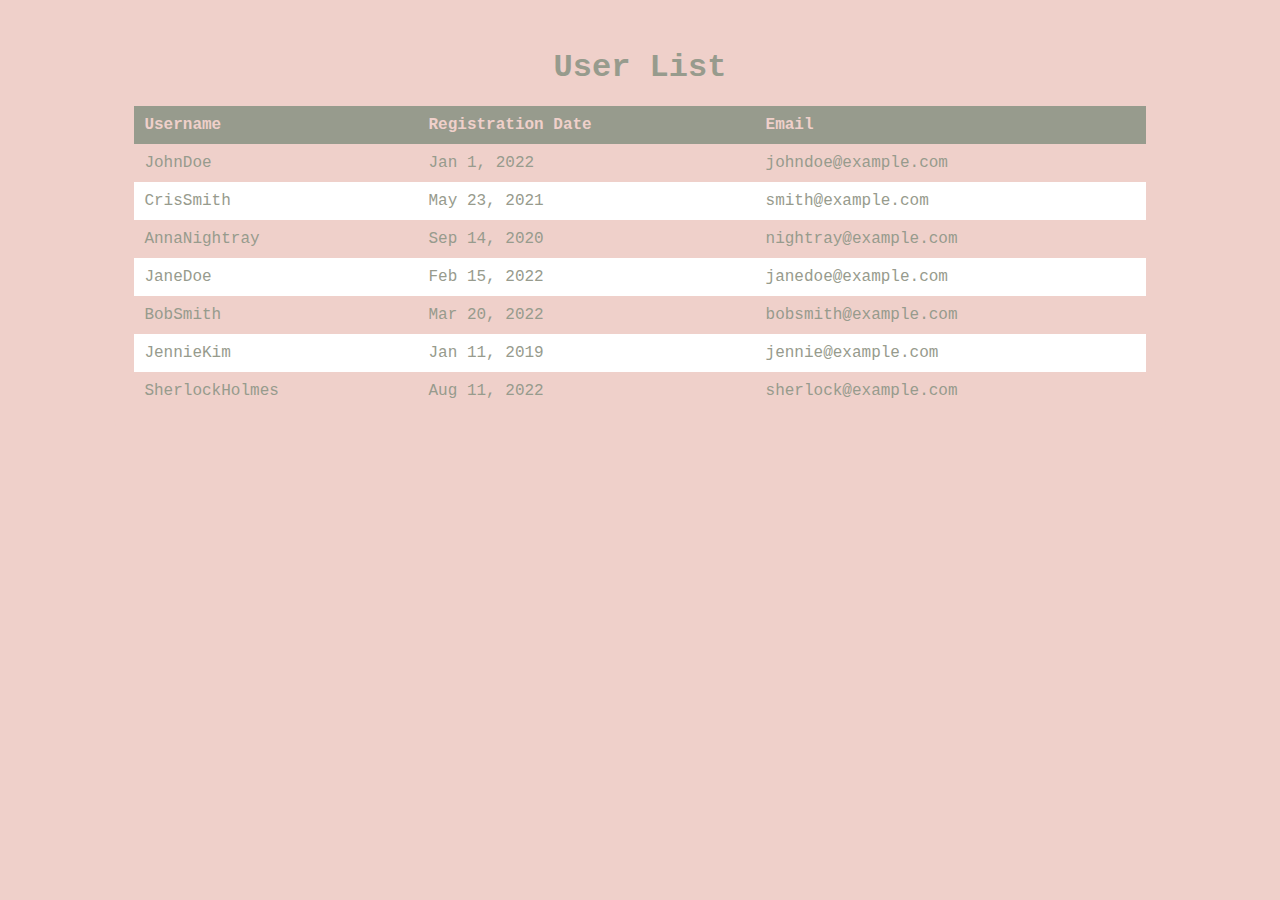
<file: admin.html>
<!DOCTYPE html>
<html>
  <head>
    <title>User List</title>
    <link rel="stylesheet" type="text/css" href="admin-style.css">
  </head>
  <body>
    <div class="user-list">
      <h1>User List</h1>
      <table>
        <thead>
          <tr>
            <th>Username</th>
            <th>Registration Date</th>
            <th>Email</th>
          </tr>
        </thead>
        <tbody>
          <tr>
            <td>JohnDoe</td>
            <td>Jan 1, 2022</td>
            <td>johndoe@example.com</td>
          </tr>
          <tr>
            <td>CrisSmith</td>
            <td>May 23, 2021</td>
            <td>smith@example.com</td>
          </tr>
          <tr>
            <td>AnnaNightray</td>
            <td>Sep 14, 2020</td>
            <td>nightray@example.com</td>
          </tr>
          <tr>
            <td>JaneDoe</td>
            <td>Feb 15, 2022</td>
            <td>janedoe@example.com</td>
          </tr>
          <tr>
            <td>BobSmith</td>
            <td>Mar 20, 2022</td>
            <td>bobsmith@example.com</td>
          </tr>
          <tr>
            <td>JennieKim</td>
            <td>Jan 11, 2019</td>
            <td>jennie@example.com</td>
          </tr>
          <tr>
            <td>SherlockHolmes</td>
            <td>Aug 11, 2022</td>
            <td>sherlock@example.com</td>
          </tr>
        </tbody>
      </table>
    </div>
  </body>
</html>
</file>
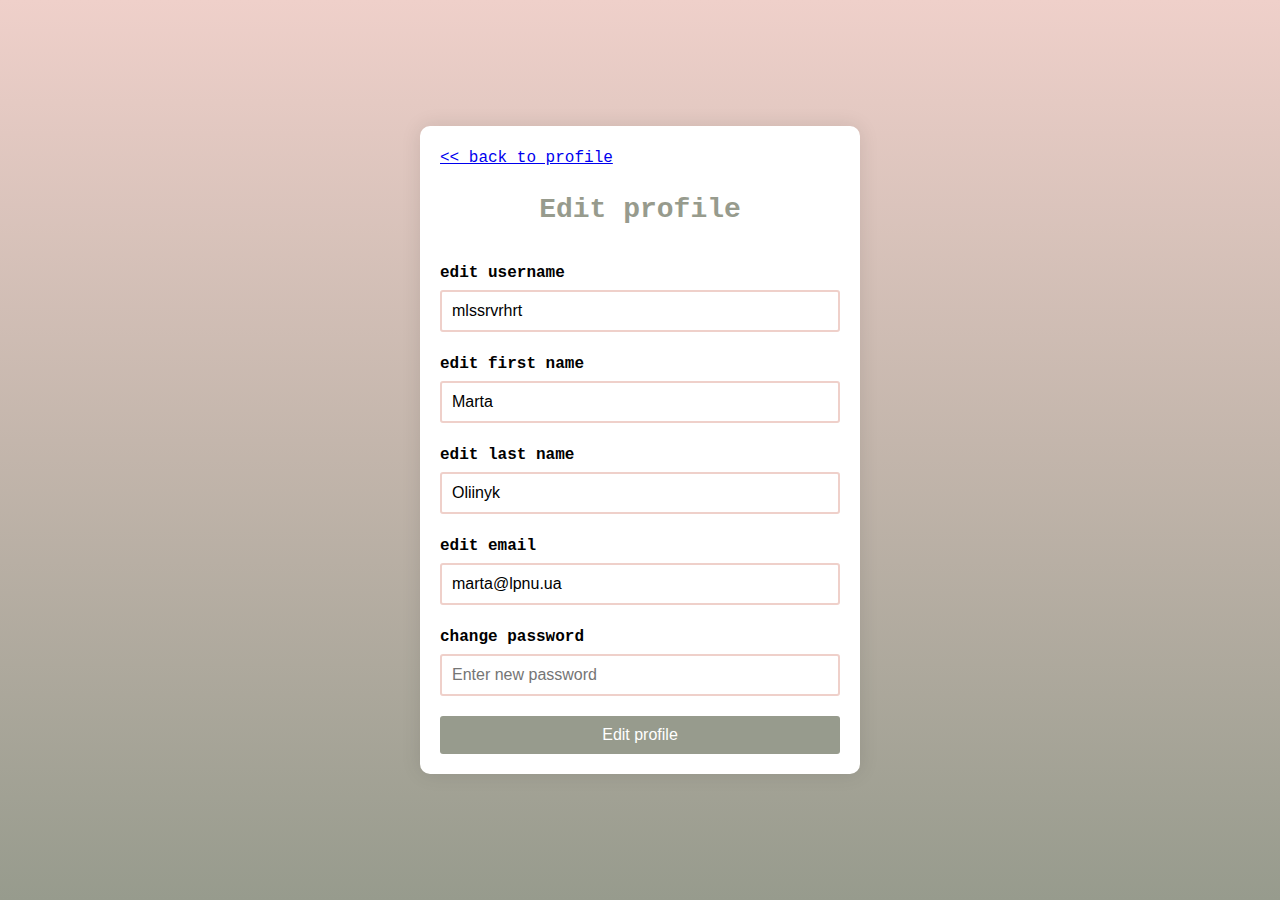
<file: edit.html>
<!DOCTYPE html>
<html lang="en">
<head>
  <meta charset="UTF-8">
  <title>Edit</title>
  <meta name="viewport" content="width=device-width, initial-scale=1.0">
  <link rel="stylesheet" href="login-signup-style.css">
</head>
<body>
  <div class="container">
    <div class="auth-form login-form">
        <a href="profile.html"><< back to profile </a>
      <h1>Edit profile</h1>
      <div class="form-group">
        <label for="username">edit username</label>
        <input type="text" id="username" name="username" value="mlssrvrhrt">
      </div>
      <div class="form-group">
        <label for="first-name">edit first name</label>
        <input type="text" id="first-name" name="first-name" value="Marta">
      </div>
      <div class="form-group">
        <label for="last-name">edit last name</label>
        <input type="text" id="last-name" name="last-name" value="Oliinyk">
      </div>
      <div class="form-group">
        <label for="email">edit email</label>
        <input type="email" id="email" name="email" value="marta@lpnu.ua">
      </div>
      <div class="form-group">
        <label for="password">change password</label>
        <input type="password" id="password" name="password" placeholder="Enter new password">
      </div>
      <button type="submit" class="btn btn-primary">Edit profile</button>
    </div>
  </div>
</body>
</html>
</file>
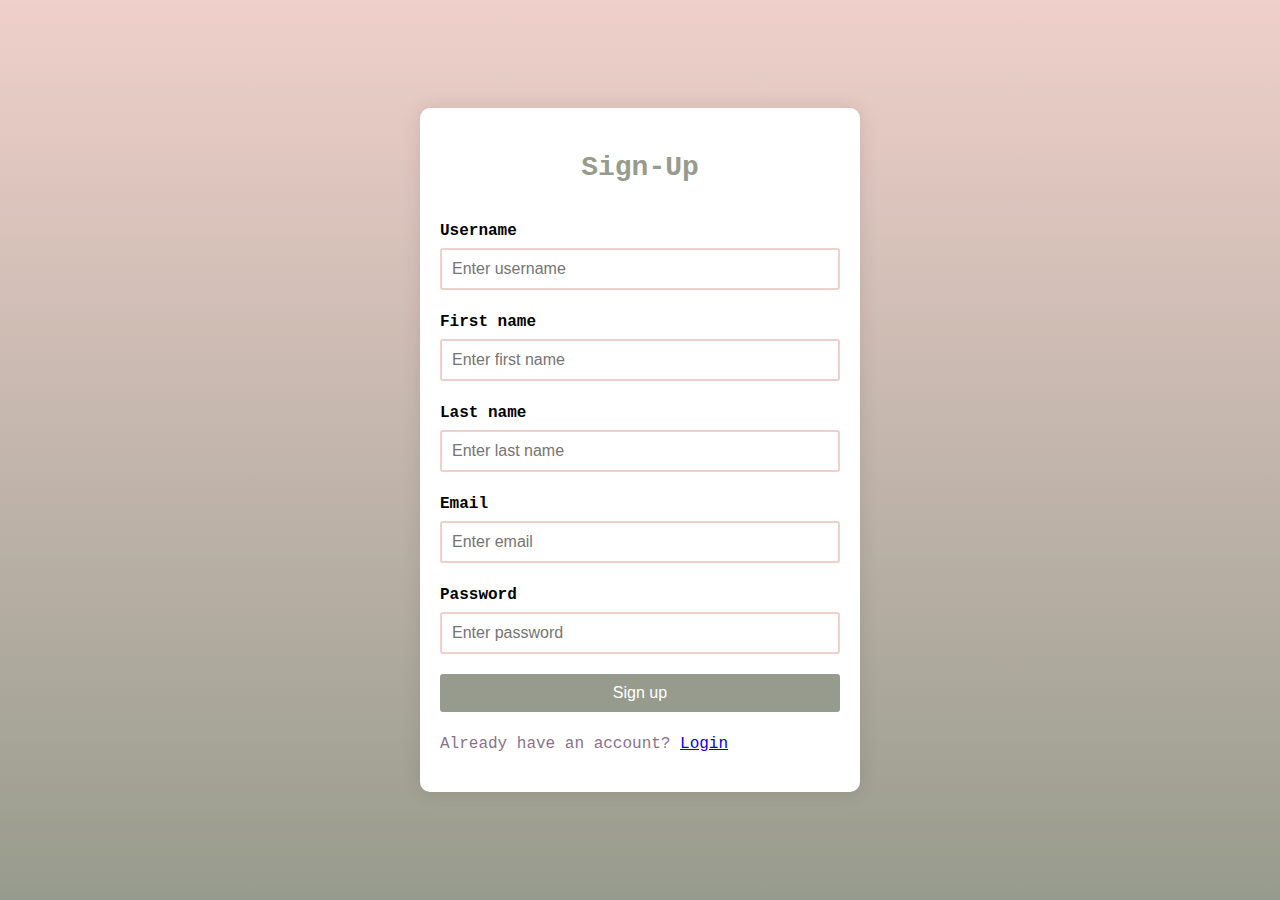
<file: signup.html>
<!DOCTYPE html>
<html lang="en">
<head>

  <meta charset="UTF-8">
  <title>SignUp</title>
  <meta name="viewport" content="width=device-width, initial-scale=1.0">
  <link rel="stylesheet" href="login-signup-style.css">
</head>
<body>
  <div class="container">
    <div class="auth-form signup-form">
      <h1>Sign-Up</h1>
      <div class="form-group">
        <label for="username">Username</label>
        <input type="text" id="username" name="username" placeholder="Enter username" required/>
      </div>
      <div class="form-group">
        <label for="first-name">First name</label>
        <input type="text" id="first-name" name="first-name" placeholder="Enter first name" required/>
      </div>
      <div class="form-group">
        <label for="last-name">Last name</label>
        <input type="text" id="last-name" name="last-name" placeholder="Enter last name" required/>
      </div>
      <div class="form-group">
        <label for="email">Email</label>
        <input type="email" id="email" name="email" placeholder="Enter email" pattern="/^[a-zA-Z0-9.!#$%&*+/=?^_`{|}~-]+@[a-zA-Z0-9-]+(?:\.[a-zA-Z0-9-]+)*$/" title="Invalid email address"  required/>
      </div>
      <div class="form-group">
        <label for="password">Password</label>
        <input type="password" id="password" name="password" placeholder="Enter password" required/>
      </div>
      <button type="submit" class="btn btn-primary">Sign up</button>
      <p class="signup-link">Already have an account? <a href="login.html">Login</a></p>
    </div>
  </div>
</body>
</html>
</file>
<file: admin-style.css>
body {
  background-color: #EFD0CA;
}

.user-container {
  display: flex;
}

.user-list {
  background-color: #EFD0CA;
  color: #979B8D;
  font-family: "Lucida Console", Courier, monospace;
  padding: 20px;
  width: 80%;
  margin: 0 auto;
  border-radius: 10px;
}
.user-list h1 {
  text-align: center;
  margin-bottom: 20px;
}
.user-list table {
  width: 100%;
  border-collapse: collapse;
}
.user-list table th, .user-list table td {
  padding: 10px;
  text-align: left;
}
.user-list table th {
  background-color: #979B8D;
  color: #EFD0CA;
}
.user-list table tr:nth-child(even) {
  background-color: white;
}/*# sourceMappingURL=admin-style.css.map */
</file>
<file: login-signup-style.css>
body {
  background-image: linear-gradient(#EFD0CA, #979B8D);
  font-family: "Lucida Console", Courier, monospace;
  font-size: 16px;
  line-height: 1.5;
  overflow: hidden;
  margin: 0;
  padding: 0;
}

.container {
  align-items: center;
  display: flex;
  height: 100vh;
  justify-content: center;
}

.auth-form {
  background-color: #fff;
  border-radius: 10px;
  box-shadow: 0 0 20px rgba(0, 0, 0, 0.1);
  padding: 20px;
  width: 100%;
  max-width: 400px;
}

.auth-form p {
  text-align: left;
  color: #8a728d;
}

.auth-form h1 {
  color: #979B8D;
  font-size: 28px;
  text-align: center;
  margin-bottom: 30px;
}

.form-group {
  margin-bottom: 20px;
  text-align: left;
  position: relative;
}

label {
  display: block;
  font-weight: bold;
  margin-bottom: 5px;
}

input {
  border: 2px solid #EFD0CA;
  border-radius: 3px;
  box-sizing: border-box;
  display: block;
  font-size: 16px;
  padding: 10px;
  width: 100%;
}

input:focus {
  border-color: #979B8D;
  outline: none;
}

.btn {
  background-color: #979B8D;
  border: none;
  border-radius: 3px;
  color: #fff;
  cursor: pointer;
  display: block;
  font-size: 16px;
  margin-top: 20px;
  padding: 10px 20px;
  text-align: center;
  text-decoration: none;
  width: 100%;
  transition: background-color 0.2s ease-in-out;
}

.btn:hover {
  background-color: #7e8372;
}

.signup-link {
  margin-top: 20px;
}

@media screen and (max-width: 400px) {
  .auth-form {
    display: block;
    float: none;
    width: 100%;
  }
}/*# sourceMappingURL=login-signup-style.css.map */
</file>
